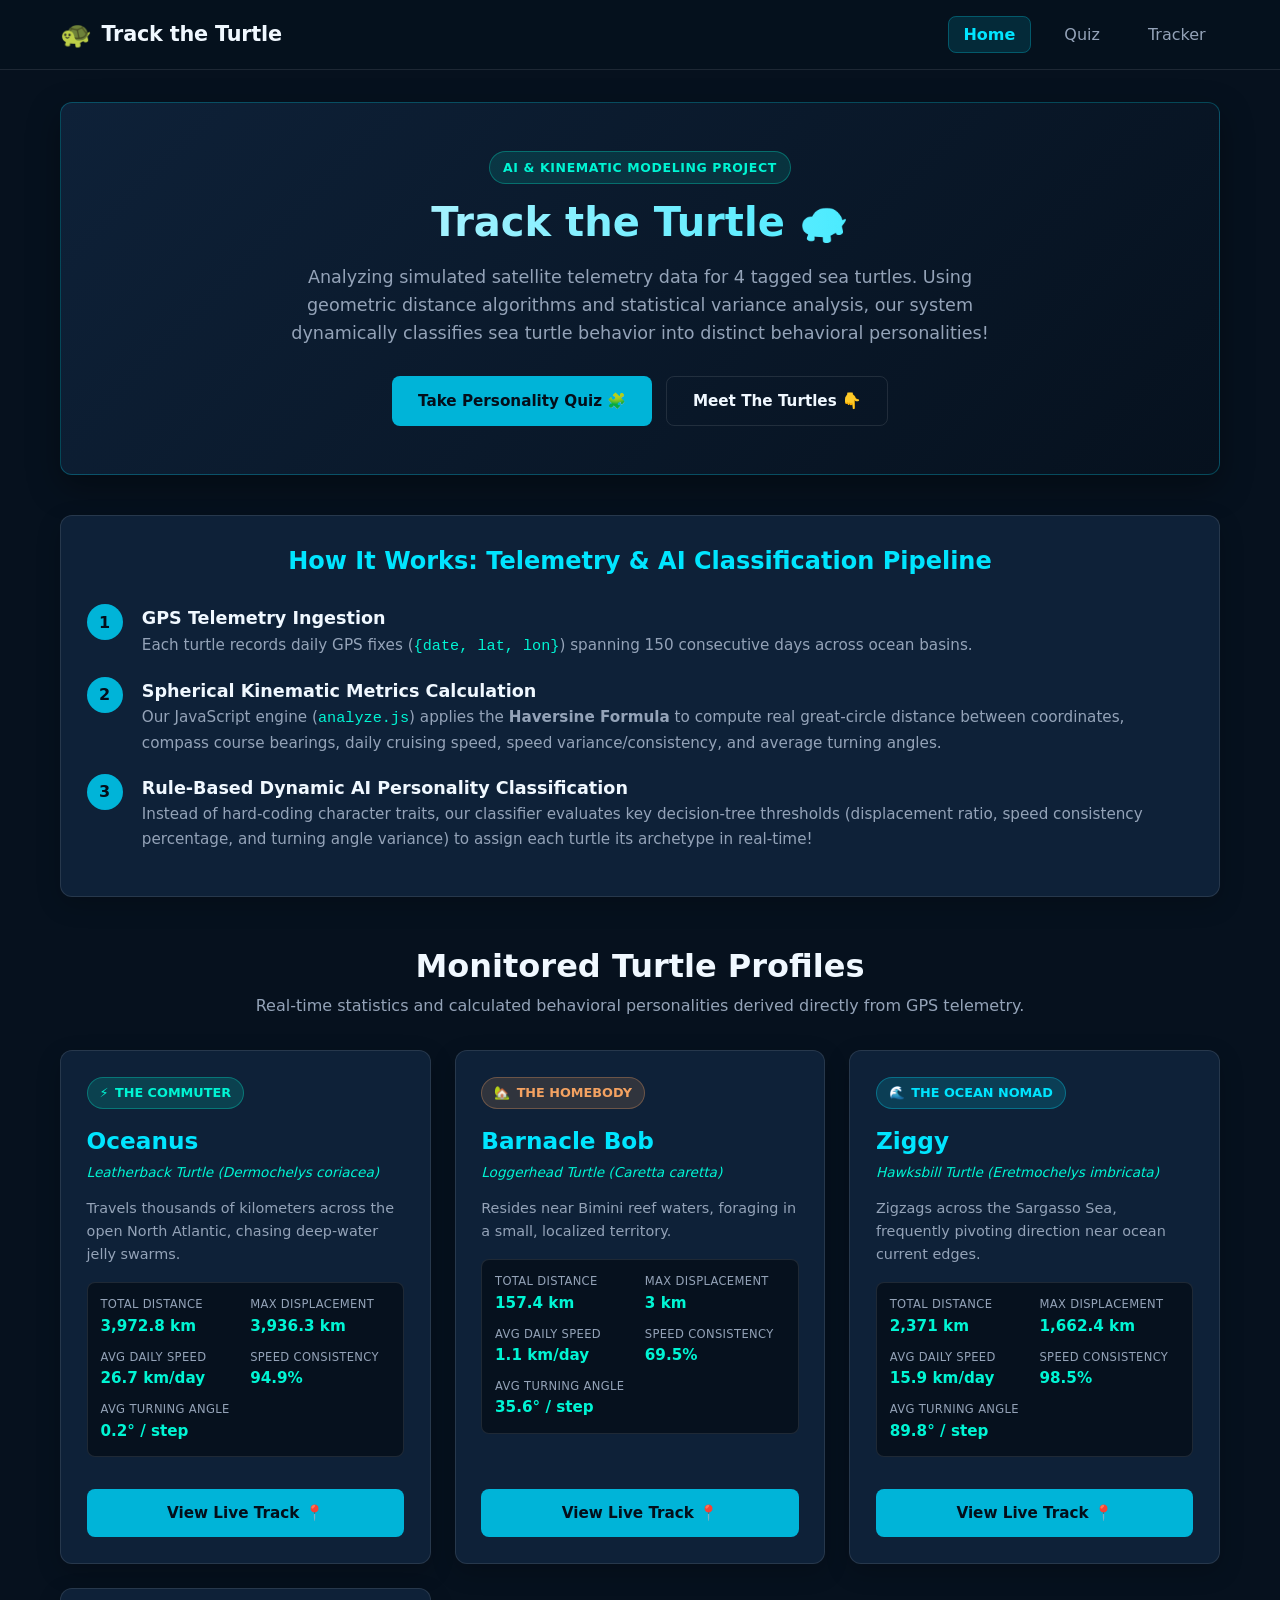
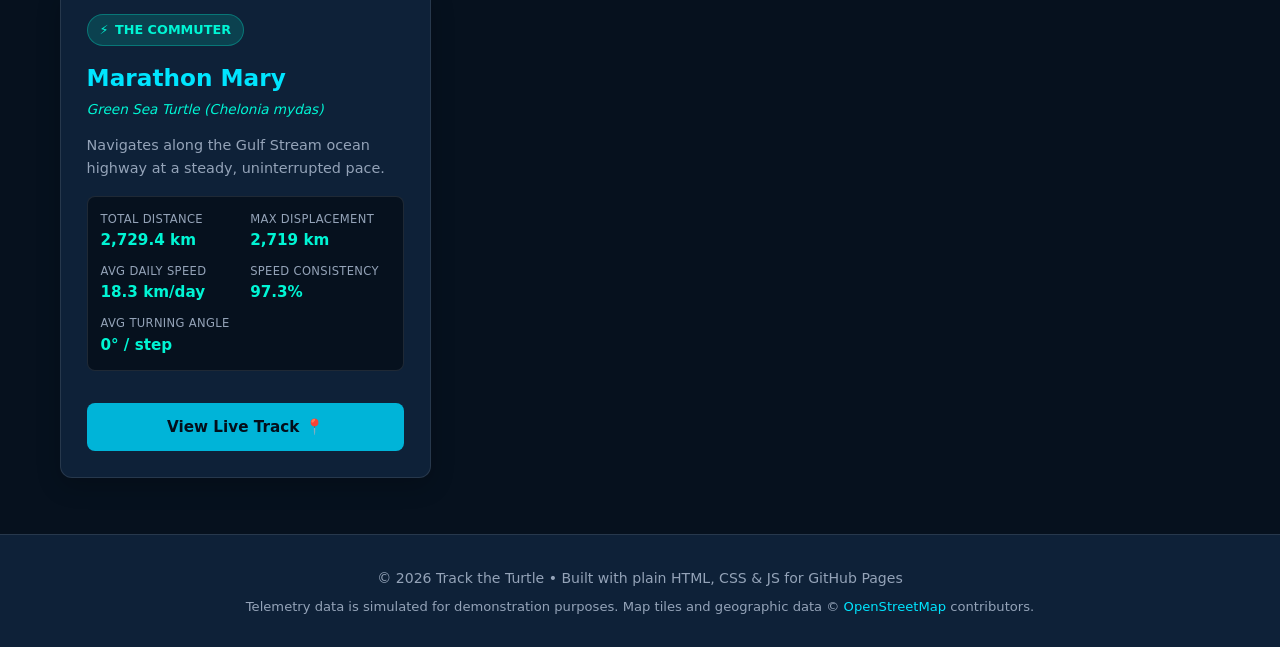
<file: index.html>
<!DOCTYPE html>
<html lang="en">
<head>
  <meta charset="UTF-8">
  <meta name="viewport" content="width=device-width, initial-scale=1.0">
  <title>Track the Turtle | Home</title>
  <link rel="stylesheet" href="style.css">
  
  <!-- Deferred Script Loading -->
  <script src="nav.js" defer></script>
  <script src="data.js" defer></script>
  <script src="analyze.js" defer></script>

  <style>
    .stats-grid {
      display: grid;
      grid-template-columns: repeat(2, 1fr);
      gap: 0.6rem;
      background: var(--bg-deep);
      padding: 0.8rem;
      border-radius: 8px;
      margin: 1rem 0;
      font-size: 0.85rem;
      border: 1px solid var(--border-subtle);
    }

    .stat-item {
      display: flex;
      flex-direction: column;
    }

    .stat-label {
      color: var(--text-muted);
      font-size: 0.72rem;
      text-transform: uppercase;
      letter-spacing: 0.03em;
    }

    .stat-value {
      color: var(--sea-green);
      font-weight: 700;
      font-size: 0.95rem;
    }

    .archetype-badge {
      display: inline-flex;
      align-items: center;
      gap: 0.4rem;
      padding: 0.3rem 0.75rem;
      border-radius: 50px;
      font-size: 0.8rem;
      font-weight: 700;
      text-transform: uppercase;
      margin-bottom: 0.8rem;
    }

    .badge-explorer { background: rgba(0, 229, 255, 0.15); color: var(--primary-cyan); border: 1px solid rgba(0, 229, 255, 0.3); }
    .badge-homebody { background: rgba(244, 162, 97, 0.15); color: var(--sand-accent); border: 1px solid rgba(244, 162, 97, 0.3); }
    .badge-wanderer { background: rgba(255, 107, 107, 0.15); color: var(--coral-accent); border: 1px solid rgba(255, 107, 107, 0.3); }
    .badge-commuter { background: rgba(0, 245, 212, 0.15); color: var(--sea-green); border: 1px solid rgba(0, 245, 212, 0.3); }

    .how-it-works-step {
      display: flex;
      align-items: flex-start;
      gap: 1.2rem;
      margin-bottom: 1.2rem;
    }

    .step-number {
      background: var(--primary-teal);
      color: #040e1a;
      font-weight: 800;
      width: 36px;
      height: 36px;
      border-radius: 50%;
      display: flex;
      align-items: center;
      justify-content: center;
      flex-shrink: 0;
    }

    .user-match-banner {
      background: linear-gradient(135deg, rgba(0, 229, 255, 0.12), rgba(0, 245, 212, 0.08));
      border: 1px solid var(--primary-cyan);
      border-radius: var(--radius);
      padding: 1.4rem 1.6rem;
      margin-bottom: 2.2rem;
      display: flex;
      justify-content: space-between;
      align-items: center;
      flex-wrap: wrap;
      gap: 1.2rem;
      box-shadow: 0 8px 25px rgba(0, 229, 255, 0.15);
    }
  </style>
</head>
<body>

  <!-- Navigation injected dynamically by nav.js -->
  <nav id="site-nav"></nav>

  <main>

    <!-- Quiz Result Match Banner -->
    <div id="user-turtle-match-container"></div>

    <!-- Project Hero Section -->
    <section class="hero">
      <span class="badge">AI & Kinematic Modeling Project</span>
      <h1 class="hero-title">Track the Turtle 🐢</h1>
      <p class="hero-description">
        Analyzing simulated satellite telemetry data for 4 tagged sea turtles. Using geometric distance algorithms and statistical variance analysis, our system dynamically classifies sea turtle behavior into distinct behavioral personalities!
      </p>
      <div class="btn-group">
        <a href="quiz.html" class="btn btn-primary">Take Personality Quiz 🧩</a>
        <a href="#turtles-section" class="btn btn-secondary">Meet The Turtles 👇</a>
      </div>
    </section>

    <!-- How It Works Section -->
    <section class="card" id="how-it-works" style="margin-bottom: 2.8rem;">
      <h2 style="color: var(--primary-cyan); margin-bottom: 1.5rem; text-align: center;">How It Works: Telemetry & AI Classification Pipeline</h2>
      
      <div class="how-it-works-step">
        <div class="step-number">1</div>
        <div>
          <h3 style="color: var(--text-main); font-size: 1.1rem;">GPS Telemetry Ingestion</h3>
          <p style="color: var(--text-muted); font-size: 0.95rem;">
            Each turtle records daily GPS fixes (<code style="color: var(--sea-green);">{date, lat, lon}</code>) spanning 150 consecutive days across ocean basins.
          </p>
        </div>
      </div>

      <div class="how-it-works-step">
        <div class="step-number">2</div>
        <div>
          <h3 style="color: var(--text-main); font-size: 1.1rem;">Spherical Kinematic Metrics Calculation</h3>
          <p style="color: var(--text-muted); font-size: 0.95rem;">
            Our JavaScript engine (<code style="color: var(--sea-green);">analyze.js</code>) applies the <strong>Haversine Formula</strong> to compute real great-circle distance between coordinates, compass course bearings, daily cruising speed, speed variance/consistency, and average turning angles.
          </p>
        </div>
      </div>

      <div class="how-it-works-step">
        <div class="step-number">3</div>
        <div>
          <h3 style="color: var(--text-main); font-size: 1.1rem;">Rule-Based Dynamic AI Personality Classification</h3>
          <p style="color: var(--text-muted); font-size: 0.95rem;">
            Instead of hard-coding character traits, our classifier evaluates key decision-tree thresholds (displacement ratio, speed consistency percentage, and turning angle variance) to assign each turtle its archetype in real-time!
          </p>
        </div>
      </div>
    </section>

    <!-- Dynamic Turtle Analytics Cards Grid -->
    <section id="turtles-section">
      <div style="text-align: center; margin-bottom: 2rem;">
        <h2 style="font-size: 2rem; color: var(--text-main);">Monitored Turtle Profiles</h2>
        <p style="color: var(--text-muted);">Real-time statistics and calculated behavioral personalities derived directly from GPS telemetry.</p>
      </div>

      <div class="grid" id="turtle-cards-grid">
        <!-- JS will dynamically render 4 turtle cards here -->
      </div>
    </section>

  </main>

  <footer>
    <p>&copy; 2026 Track the Turtle • Built with plain HTML, CSS & JS for GitHub Pages</p>
    <p style="margin-top: 0.4rem; font-size: 0.82rem; color: var(--text-muted);">
      Telemetry data is simulated for demonstration purposes. Map tiles and geographic data &copy; <a href="https://www.openstreetmap.org/copyright" target="_blank" rel="noopener">OpenStreetMap</a> contributors.
    </p>
  </footer>

  <script>
    document.addEventListener('DOMContentLoaded', () => {
      checkSavedQuizResult();
      renderTurtleGrid();
    });

    function checkSavedQuizResult() {
      const matchContainer = document.getElementById('user-turtle-match-container');
      if (!matchContainer) return;

      try {
        const savedData = localStorage.getItem('trackTheTurtle_userResult');
        if (savedData) {
          const result = JSON.parse(savedData);
          
          matchContainer.innerHTML = `
            <div class="user-match-banner">
              <div>
                <span style="color: var(--sea-green); font-size: 0.82rem; font-weight: 700; text-transform: uppercase;">
                  Your Matched Turtle Profile
                </span>
                <h3 style="color: var(--text-main); font-size: 1.35rem; margin-top: 0.2rem;">
                  Your turtle: <strong>${result.turtleName}</strong> (${result.archetype})
                </h3>
                <p style="color: var(--text-muted); font-size: 0.88rem;">
                  Species: ${result.species}
                </p>
              </div>

              <div style="display: flex; gap: 0.8rem; flex-wrap: wrap;">
                <a href="tracker.html?turtle=${result.turtleId}" class="btn btn-primary">
                  Track ${result.turtleName} 📍
                </a>
                <a href="quiz.html" class="btn btn-secondary">
                  Retake Quiz 🧩
                </a>
              </div>
            </div>
          `;
        }
      } catch (e) {
        console.warn("Could not read quiz result from localStorage:", e);
      }
    }

    function renderTurtleGrid() {
      const gridContainer = document.getElementById('turtle-cards-grid');
      if (!gridContainer || typeof TURTLE_DATA === 'undefined') return;

      gridContainer.innerHTML = '';

      Object.keys(TURTLE_DATA).forEach(turtleKey => {
        const turtle = TURTLE_DATA[turtleKey];
        const stats = analyzeTurtleTrack(turtle.track);
        const personality = classifyPersonality(stats);

        const cardHtml = `
          <div class="card" style="display: flex; flex-direction: column; justify-content: space-between;">
            <div>
              <div class="archetype-badge ${personality.colorClass}">
                <span>${personality.icon}</span>
                <span>${personality.archetype}</span>
              </div>
              
              <h3 class="card-title" style="font-size: 1.45rem; margin-bottom: 0.2rem;">${turtle.name}</h3>
              <p style="color: var(--sea-green); font-size: 0.85rem; font-style: italic; margin-bottom: 0.8rem;">
                ${turtle.species}
              </p>
              
              <p style="color: var(--text-muted); font-size: 0.9rem; margin-bottom: 1rem;">
                ${turtle.description}
              </p>

              <div class="stats-grid">
                <div class="stat-item">
                  <span class="stat-label">Total Distance</span>
                  <span class="stat-value">${stats.totalDistanceKm.toLocaleString()} km</span>
                </div>
                <div class="stat-item">
                  <span class="stat-label">Max Displacement</span>
                  <span class="stat-value">${stats.maxDistanceFromStartKm.toLocaleString()} km</span>
                </div>
                <div class="stat-item">
                  <span class="stat-label">Avg Daily Speed</span>
                  <span class="stat-value">${stats.avgDailySpeedKmDay} km/day</span>
                </div>
                <div class="stat-item">
                  <span class="stat-label">Speed Consistency</span>
                  <span class="stat-value">${stats.speedConsistencyPct}%</span>
                </div>
                <div class="stat-item" style="grid-column: span 2;">
                  <span class="stat-label">Avg Turning Angle</span>
                  <span class="stat-value">${stats.avgTurningAngleDeg}° / step</span>
                </div>
              </div>
            </div>

            <div style="margin-top: 1rem;">
              <a href="tracker.html?turtle=${turtle.id}" class="btn btn-primary" style="width: 100%; text-align: center; display: block;">
                View Live Track 📍
              </a>
            </div>
          </div>
        `;

        gridContainer.insertAdjacentHTML('beforeend', cardHtml);
      });
    }
  </script>

</body>
</html>
</file>
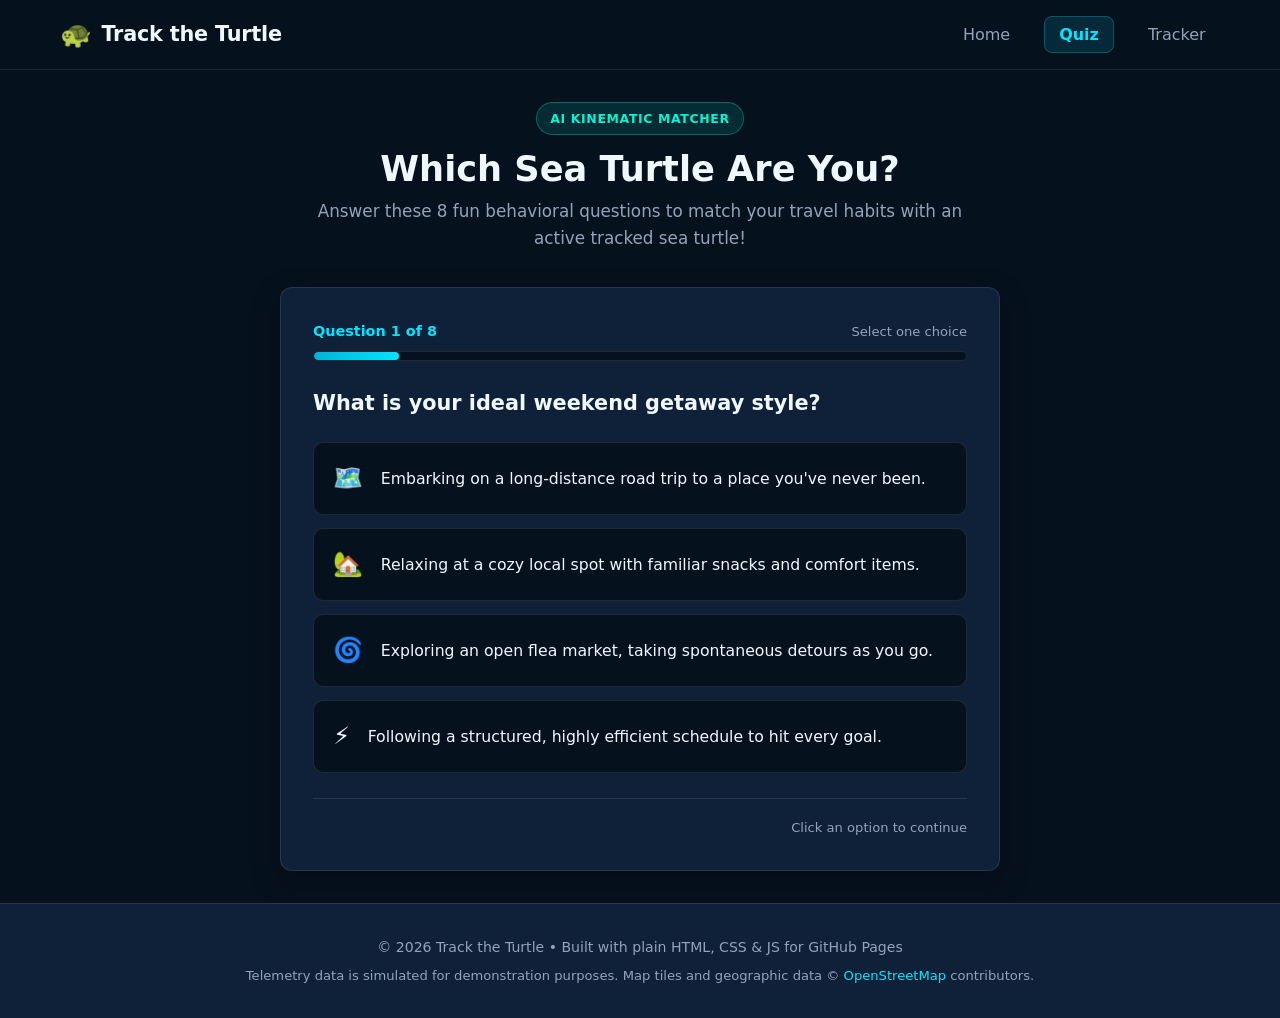
<file: quiz.html>
<!DOCTYPE html>
<html lang="en">
<head>
  <meta charset="UTF-8">
  <meta name="viewport" content="width=device-width, initial-scale=1.0">
  <title>Track the Turtle | Personality Quiz</title>
  <link rel="stylesheet" href="style.css">
  
  <!-- Deferred Script Loading -->
  <script src="nav.js" defer></script>
  <script src="data.js" defer></script>
  <script src="analyze.js" defer></script>
  <script src="quiz.js" defer></script>

  <style>
    .quiz-card {
      max-width: 720px;
      margin: 0 auto;
      background: var(--bg-surface);
      border: 1px solid var(--border-subtle);
      border-radius: var(--radius);
      padding: 2rem;
      box-shadow: 0 10px 30px rgba(0,0,0,0.3);
    }

    .progress-container {
      margin-bottom: 1.6rem;
    }

    .progress-bar-bg {
      width: 100%;
      height: 10px;
      background: var(--bg-deep);
      border-radius: 20px;
      overflow: hidden;
      border: 1px solid var(--border-subtle);
      margin-top: 0.5rem;
    }

    .progress-bar-fill {
      height: 100%;
      width: 12.5%;
      background: linear-gradient(90deg, var(--primary-teal), var(--primary-cyan));
      border-radius: 20px;
      transition: width 0.3s ease;
    }

    .quiz-option {
      background: var(--bg-deep);
      border: 1px solid var(--border-subtle);
      border-radius: 10px;
      padding: 1rem 1.2rem;
      margin-bottom: 0.85rem;
      cursor: pointer;
      transition: var(--transition);
      display: flex;
      align-items: center;
      gap: 1.1rem;
    }

    .quiz-option:hover {
      border-color: var(--primary-cyan);
      background: var(--bg-card);
      transform: translateX(3px);
    }

    .quiz-option.selected {
      border-color: var(--sea-green);
      background: rgba(0, 245, 212, 0.1);
    }

    .option-icon {
      font-size: 1.5rem;
      flex-shrink: 0;
    }

    .option-text {
      color: var(--text-main);
      font-weight: 500;
      font-size: 0.98rem;
    }

    .quiz-footer-nav {
      display: flex;
      justify-content: space-between;
      align-items: center;
      margin-top: 1.6rem;
      padding-top: 1.1rem;
      border-top: 1px solid var(--border-subtle);
    }

    .result-card {
      max-width: 720px;
      margin: 0 auto;
      text-align: center;
      animation: fadeIn 0.4s ease-in-out;
    }

    .archetype-badge {
      display: inline-flex;
      align-items: center;
      gap: 0.5rem;
      padding: 0.4rem 1rem;
      border-radius: 50px;
      font-size: 0.85rem;
      font-weight: 700;
      text-transform: uppercase;
      margin-bottom: 1rem;
    }

    .badge-explorer { background: rgba(0, 229, 255, 0.15); color: var(--primary-cyan); border: 1px solid rgba(0, 229, 255, 0.3); }
    .badge-homebody { background: rgba(244, 162, 97, 0.15); color: var(--sand-accent); border: 1px solid rgba(244, 162, 97, 0.3); }
    .badge-wanderer { background: rgba(255, 107, 107, 0.15); color: var(--coral-accent); border: 1px solid rgba(255, 107, 107, 0.3); }
    .badge-commuter { background: rgba(0, 245, 212, 0.15); color: var(--sea-green); border: 1px solid rgba(0, 245, 212, 0.3); }

    .stats-grid {
      display: grid;
      grid-template-columns: repeat(2, 1fr);
      gap: 0.8rem;
      background: var(--bg-deep);
      padding: 1.2rem;
      border-radius: 10px;
      margin: 1.2rem 0;
      font-size: 0.9rem;
      border: 1px solid var(--border-subtle);
      text-align: left;
    }

    .stat-item {
      display: flex;
      flex-direction: column;
    }

    .stat-label {
      color: var(--text-muted);
      font-size: 0.72rem;
      text-transform: uppercase;
    }

    .stat-value {
      color: var(--sea-green);
      font-weight: 700;
      font-size: 1.05rem;
    }

    @keyframes fadeIn {
      from { opacity: 0; transform: translateY(8px); }
      to { opacity: 1; transform: translateY(0); }
    }
  </style>
</head>
<body>

  <!-- Navigation injected dynamically by nav.js -->
  <nav id="site-nav"></nav>

  <main>
    <div class="page-header">
      <span class="badge">AI Kinematic Matcher</span>
      <h1 class="page-title">Which Sea Turtle Are You?</h1>
      <p class="page-subtitle">Answer these 8 fun behavioral questions to match your travel habits with an active tracked sea turtle!</p>
    </div>

    <!-- Active Question Container -->
    <div class="quiz-card" id="quiz-question-card">
      <div class="progress-container">
        <div style="display: flex; justify-content: space-between; align-items: center;">
          <span id="quiz-progress-text" style="color: var(--primary-cyan); font-weight: 600; font-size: 0.9rem;">
            Question 1 of 8
          </span>
          <span style="color: var(--text-muted); font-size: 0.82rem;">Select one choice</span>
        </div>
        <div class="progress-bar-bg">
          <div class="progress-bar-fill" id="quiz-progress-bar"></div>
        </div>
      </div>

      <h2 id="quiz-question-text" style="font-size: 1.3rem; color: var(--text-main); margin-bottom: 1.4rem;">
        Loading question...
      </h2>

      <!-- 4 Option Cards -->
      <div id="quiz-options-container">
        <!-- Injected dynamically by quiz.js -->
      </div>

      <!-- Footer Navigation Buttons -->
      <div class="quiz-footer-nav">
        <button id="quiz-prev-btn" onclick="navigatePrevious()" class="btn btn-secondary" style="display: none; padding: 0.45rem 1.1rem; font-size: 0.88rem;">
          &larr; Back
        </button>
        <span style="color: var(--text-muted); font-size: 0.82rem; margin-left: auto;">
          Click an option to continue
        </span>
      </div>
    </div>

    <!-- Final Profile Result Container -->
    <div id="quiz-results-card" style="display: none;">
      <div id="quiz-result-container">
        <!-- Rendered dynamically by quiz.js -->
      </div>
    </div>

  </main>

  <footer>
    <p>&copy; 2026 Track the Turtle • Built with plain HTML, CSS & JS for GitHub Pages</p>
    <p style="margin-top: 0.4rem; font-size: 0.82rem; color: var(--text-muted);">
      Telemetry data is simulated for demonstration purposes. Map tiles and geographic data &copy; <a href="https://www.openstreetmap.org/copyright" target="_blank" rel="noopener">OpenStreetMap</a> contributors.
    </p>
  </footer>

</body>
</html>
</file>
<file: style.css>
/* style.css - Ocean Theme Stylesheet for Track the Turtle */

:root {
  --bg-deep: #06111e;
  --bg-surface: #0e2138;
  --bg-card: #152d4a;
  --bg-card-hover: #1b385a;
  
  --primary-cyan: #00e5ff;
  --primary-teal: #00b4d8;
  --sea-green: #00f5d4;
  --sand-accent: #f4a261;
  --coral-accent: #ff6b6b;
  
  --text-main: #f0f8ff;
  --text-muted: #94a3b8;
  --border-glow: rgba(0, 229, 255, 0.25);
  --border-subtle: rgba(255, 255, 255, 0.1);
  
  --nav-height: 70px;
  --font-family: 'Segoe UI', system-ui, -apple-system, BlinkMacSystemFont, Roboto, sans-serif;
  --transition: all 0.25s ease;
  --radius: 12px;
}

/* Base Reset & Typography */
* {
  box-sizing: border-box;
  margin: 0;
  padding: 0;
}

html {
  scroll-behavior: smooth;
}

body {
  font-family: var(--font-family);
  background-color: var(--bg-deep);
  color: var(--text-main);
  line-height: 1.6;
  min-height: 100vh;
  display: flex;
  flex-direction: column;
  overflow-x: hidden;
}

a {
  color: var(--primary-cyan);
  text-decoration: none;
  transition: var(--transition);
}

a:hover {
  color: var(--sea-green);
}

/* Header & Navigation Bar */
.navbar {
  position: sticky;
  top: 0;
  z-index: 1000;
  background: rgba(6, 17, 30, 0.94);
  backdrop-filter: blur(12px);
  -webkit-backdrop-filter: blur(12px);
  border-bottom: 1px solid var(--border-subtle);
  height: var(--nav-height);
}

.nav-container {
  max-width: 1200px;
  margin: 0 auto;
  padding: 0 1.25rem;
  height: 100%;
  display: flex;
  justify-content: space-between;
  align-items: center;
}

.nav-brand {
  display: flex;
  align-items: center;
  gap: 0.6rem;
  font-size: 1.3rem;
  font-weight: 700;
  color: var(--text-main);
  letter-spacing: -0.01em;
}

.nav-brand:hover {
  color: var(--primary-cyan);
}

.nav-logo-icon {
  font-size: 1.6rem;
}

.nav-menu {
  display: flex;
  list-style: none;
  gap: 1.2rem;
  align-items: center;
}

.nav-link {
  color: var(--text-muted);
  font-weight: 500;
  padding: 0.5rem 0.9rem;
  border-radius: 8px;
  transition: var(--transition);
}

.nav-link:hover {
  color: var(--primary-cyan);
  background: rgba(0, 229, 255, 0.08);
}

.nav-link.active {
  color: var(--primary-cyan);
  background: rgba(0, 229, 255, 0.12);
  font-weight: 600;
  border: 1px solid var(--border-glow);
}

/* Mobile Hamburger Toggle */
.nav-toggle {
  display: none;
  background: transparent;
  border: none;
  cursor: pointer;
  padding: 0.5rem;
  flex-direction: column;
  gap: 5px;
  z-index: 1001;
}

.hamburger-bar {
  width: 24px;
  height: 2px;
  background-color: var(--text-main);
  border-radius: 2px;
  transition: var(--transition);
}

.nav-toggle.active .hamburger-bar:nth-child(1) {
  transform: translateY(7px) rotate(45deg);
}

.nav-toggle.active .hamburger-bar:nth-child(2) {
  opacity: 0;
}

.nav-toggle.active .hamburger-bar:nth-child(3) {
  transform: translateY(-7px) rotate(-45deg);
}

/* Layout Containers */
main {
  flex: 1;
  max-width: 1200px;
  width: 100%;
  margin: 0 auto;
  padding: 2rem 1.25rem;
}

.page-header {
  text-align: center;
  margin-bottom: 2.2rem;
}

.page-title {
  font-size: 2.2rem;
  color: var(--text-main);
  margin-bottom: 0.5rem;
  line-height: 1.2;
}

.page-subtitle {
  color: var(--text-muted);
  font-size: 1.05rem;
  max-width: 680px;
  margin: 0 auto;
}

.badge {
  display: inline-block;
  padding: 0.35rem 0.85rem;
  border-radius: 50px;
  font-size: 0.78rem;
  font-weight: 700;
  text-transform: uppercase;
  letter-spacing: 0.05em;
  background: rgba(0, 245, 212, 0.12);
  color: var(--sea-green);
  border: 1px solid rgba(0, 245, 212, 0.3);
  margin-bottom: 0.8rem;
}

/* Cards & Grid Layouts */
.grid {
  display: grid;
  grid-template-columns: repeat(auto-fit, minmax(280px, 1fr));
  gap: 1.5rem;
  margin: 1.5rem 0;
}

.card {
  background: var(--bg-surface);
  border: 1px solid var(--border-subtle);
  border-radius: var(--radius);
  padding: 1.6rem;
  transition: var(--transition);
  box-shadow: 0 8px 24px rgba(0, 0, 0, 0.2);
}

.card:hover {
  border-color: var(--border-glow);
  transform: translateY(-2px);
  background: var(--bg-card);
}

.card-title {
  font-size: 1.3rem;
  margin-bottom: 0.5rem;
  color: var(--primary-cyan);
}

.card-text {
  color: var(--text-muted);
  font-size: 0.95rem;
}

/* Hero Section */
.hero {
  background: linear-gradient(135deg, #0e2138 0%, #06111e 100%);
  border: 1px solid var(--border-glow);
  border-radius: var(--radius);
  padding: 3rem 1.5rem;
  text-align: center;
  margin-bottom: 2.5rem;
  box-shadow: 0 12px 32px rgba(0, 0, 0, 0.35);
}

.hero-title {
  font-size: 2.5rem;
  font-weight: 800;
  background: linear-gradient(90deg, var(--text-main), var(--primary-cyan));
  -webkit-background-clip: text;
  -webkit-text-fill-color: transparent;
  margin-bottom: 1rem;
  line-height: 1.25;
}

.hero-description {
  font-size: 1.1rem;
  color: var(--text-muted);
  max-width: 720px;
  margin: 0 auto 1.8rem;
}

/* Buttons */
.btn-group {
  display: flex;
  gap: 0.9rem;
  justify-content: center;
  flex-wrap: wrap;
}

.btn {
  display: inline-flex;
  align-items: center;
  justify-content: center;
  gap: 0.5rem;
  padding: 0.75rem 1.6rem;
  border-radius: 8px;
  font-weight: 600;
  font-size: 0.95rem;
  cursor: pointer;
  border: none;
  transition: var(--transition);
  text-align: center;
}

.btn-primary {
  background: var(--primary-teal);
  color: #040e1a;
}

.btn-primary:hover {
  background: var(--primary-cyan);
  color: #040e1a;
  box-shadow: 0 0 16px rgba(0, 229, 255, 0.4);
}

.btn-secondary {
  background: transparent;
  color: var(--text-main);
  border: 1px solid var(--border-subtle);
}

.btn-secondary:hover {
  border-color: var(--primary-cyan);
  color: var(--primary-cyan);
  background: rgba(0, 229, 255, 0.05);
}

/* Controls & Form Elements */
.tracker-controls {
  background: var(--bg-deep);
  padding: 0.9rem 1.2rem;
  border-radius: 8px;
  border: 1px solid var(--border-subtle);
  display: flex;
  gap: 1rem;
  flex-wrap: wrap;
  align-items: center;
}

.control-group {
  display: flex;
  align-items: center;
  gap: 0.6rem;
}

.select-input, .text-input {
  background: var(--bg-surface);
  color: var(--text-main);
  border: 1px solid var(--border-subtle);
  padding: 0.6rem 0.9rem;
  border-radius: 6px;
  font-size: 0.9rem;
  outline: none;
  transition: var(--transition);
}

.select-input:focus, .text-input:focus {
  border-color: var(--primary-cyan);
}

/* Tables */
.table-container {
  background: var(--bg-deep);
  border-radius: 8px;
  border: 1px solid var(--border-subtle);
  overflow-x: auto;
  -webkit-overflow-scrolling: touch;
}

.data-table {
  width: 100%;
  border-collapse: collapse;
  text-align: left;
  font-size: 0.88rem;
  min-width: 480px;
}

.data-table th, .data-table td {
  padding: 0.85rem 1rem;
  border-bottom: 1px solid var(--border-subtle);
}

.data-table th {
  background: rgba(0, 0, 0, 0.3);
  color: var(--primary-cyan);
  font-weight: 600;
  text-transform: uppercase;
  font-size: 0.78rem;
  letter-spacing: 0.03em;
}

.data-table tr:hover {
  background: rgba(0, 229, 255, 0.03);
}

/* Footer */
footer {
  background: var(--bg-surface);
  border-top: 1px solid var(--border-subtle);
  padding: 2rem 1.25rem;
  text-align: center;
  color: var(--text-muted);
  font-size: 0.88rem;
  margin-top: auto;
}

footer a {
  color: var(--primary-cyan);
}

footer a:hover {
  text-decoration: underline;
}

/* Responsive Styles for Mobile Phone Viewports */
@media (max-width: 768px) {
  .nav-toggle {
    display: flex;
  }

  .nav-menu {
    position: fixed;
    top: var(--nav-height);
    left: 0;
    right: 0;
    background: var(--bg-surface);
    flex-direction: column;
    align-items: stretch;
    padding: 1.2rem;
    gap: 0.8rem;
    border-bottom: 1px solid var(--border-glow);
    transform: translateY(-150%);
    opacity: 0;
    pointer-events: none;
    transition: var(--transition);
    box-shadow: 0 15px 25px rgba(0,0,0,0.5);
  }

  .nav-menu.active {
    transform: translateY(0);
    opacity: 1;
    pointer-events: auto;
  }

  .nav-link {
    display: block;
    text-align: center;
    padding: 0.75rem;
  }

  .hero-title {
    font-size: 1.9rem;
  }

  .hero-description {
    font-size: 0.98rem;
  }

  .page-title {
    font-size: 1.8rem;
  }

  main {
    padding: 1.5rem 1rem;
  }

  .btn {
    width: 100%;
  }

  .btn-group {
    flex-direction: column;
  }
}

@media (max-width: 480px) {
  .hero {
    padding: 2rem 1rem;
  }

  .card {
    padding: 1.25rem;
  }

  .data-table th, .data-table td {
    padding: 0.65rem 0.75rem;
  }
}
</file>
